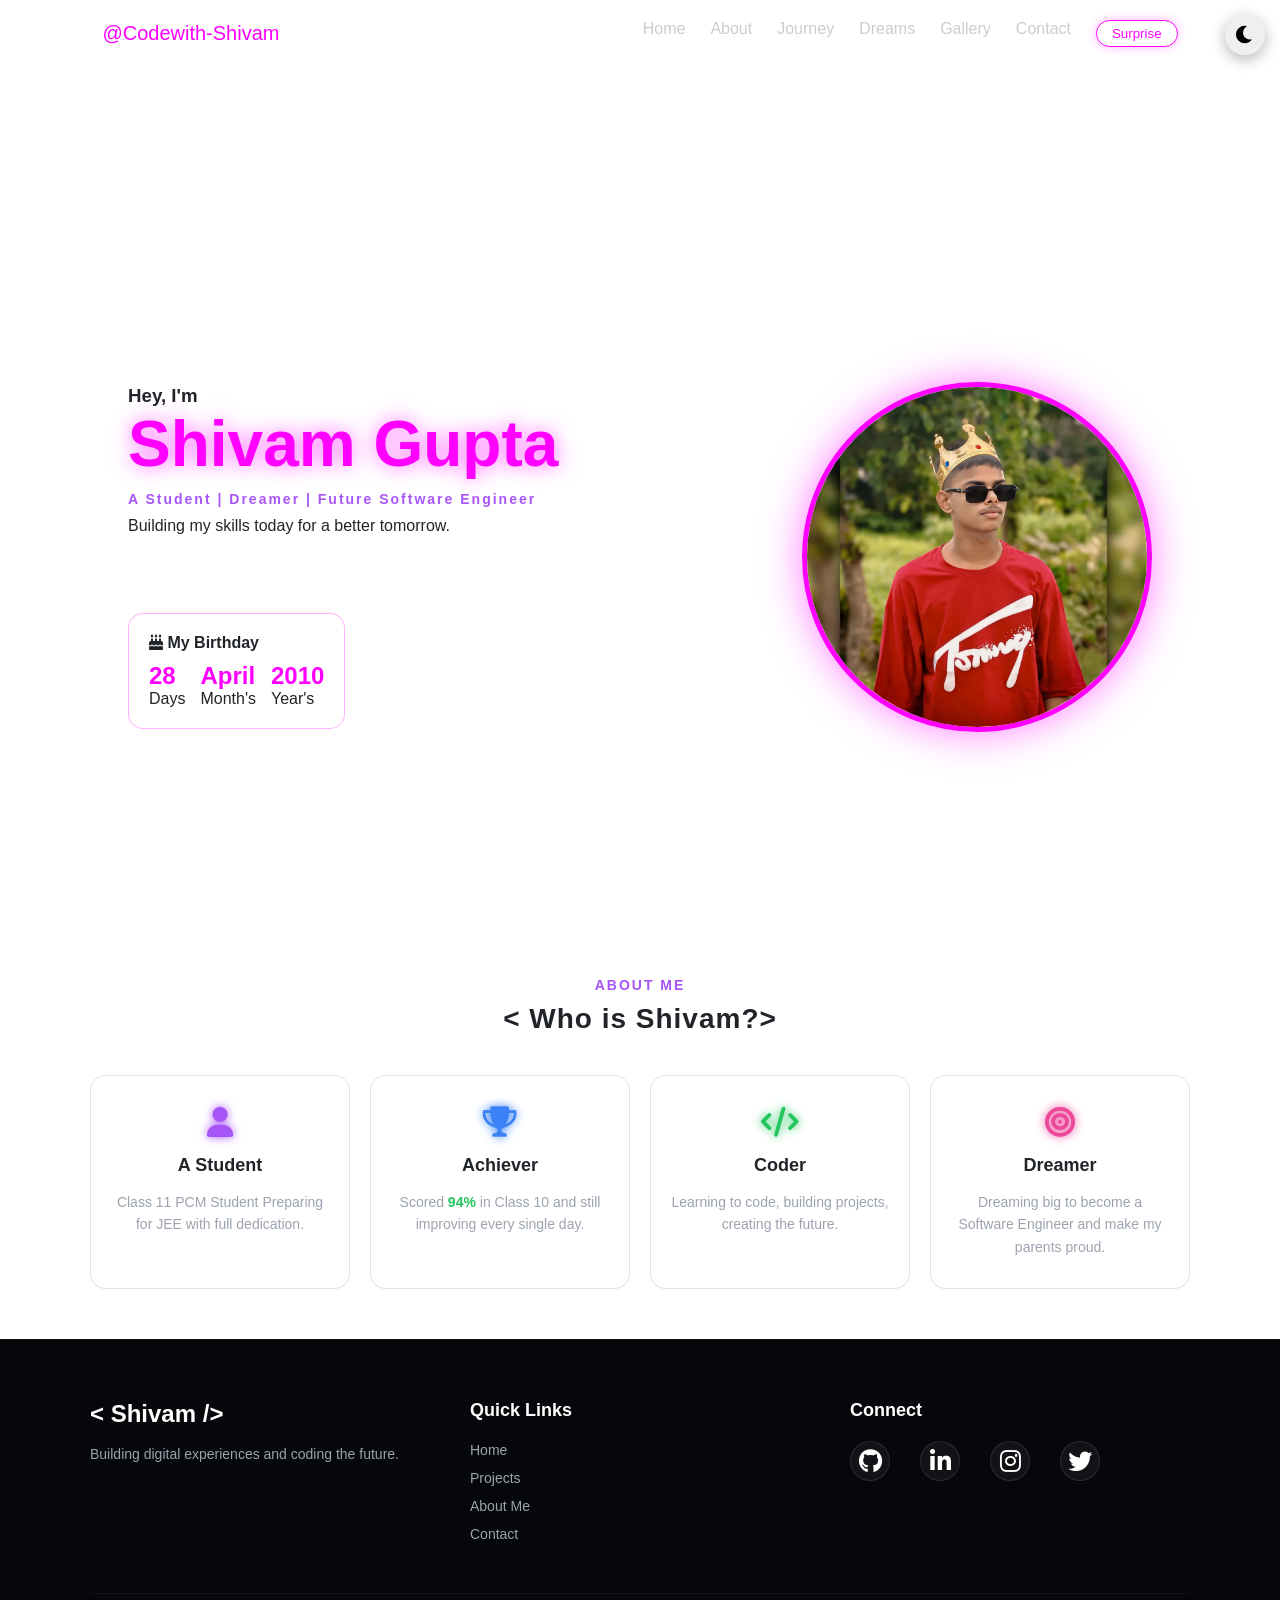
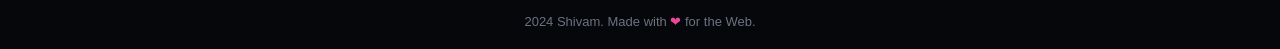
<file: index.html>
<!DOCTYPE html>
<html lang="hi">

<head>
    <meta charset="UTF-8">
    <meta name="viewport" content="width=device-width, initial-scale=1.0">
    <title> Shivam Gupta | Portfolio</title>
    <link rel="stylesheet" href="dark-mode.css">
    <link rel="stylesheet" href="style.css">
    <link rel="stylesheet" href="https://cdnjs.cloudflare.com/ajax/libs/font-awesome/6.0.0/css/all.min.css">
    <meta name="viewport" content="width=device-width, initial-scale=1.0">
</head>

<body>

   <nav class="navbar">
    <div class="logo">@Codewith-Shivam</div>
    <!-- <div class="hamburger" id="menuToggle">
        <span class="bar"></span>
        <span class="bar"></span>
        <span class="bar"></span>
    </div> -->
       <div class="hamburger" id="menuToggle"><span class="bar"></span><span class="bar"></span><span class="bar"></span></div>
    <ul class="nav-links" id="navLinks">
        <li><a href="home.html">Home</a></li>
        <li><a href="About me.html">About</a></li>
        <li><a href="journey.html">Journey</a></li>
        <li><a href="dreams.html">Dreams</a></li>
        <li><a href="gallery.html">Gallery</a></li>
        <li><a href="contact us.html">Contact</a></li>
        <li><button class="surprise-btn" onclick="goToSurprise()">Surprise</button></li>
    </ul>
</nav>

<script>
    function goToSurprise() {
        window.location.href = "surprise.html";
    }

    function toggleMenu() {
        var menu = document.getElementById("navLinks");
        menu.classList.toggle("active");
    }
</script>
        </ul>
        <!-- <div class="theme-toggle"><i class="fas fa-moon"></i></div> -->
        <!-- <div class="theme-toggle">
  <i class="fas fa-moon" id="themeIcon"></i>
</div> -->
    </nav>

    <section class="hero">
        <div class="hero-content">
            <h3>Hey, I'm</h3>
            <h1>Shivam Gupta</h1>
            <p class="subtitle">A Student | Dreamer | Future Software Engineer</p>
            <p>Building my skills today for a better tomorrow.</p>

            <div class="social-icons">
                <a target="_blank" href="https://www.instagram.com/ll_shivam_ll.01x/?hl=en"><i class="fab fa-instagram"></i></a>
                <a href="#"><i class="fab fa-github"></i></a>
                <a href="#"><i class="fab fa-linkedin"></i></a>
            </div>

            <div class="countdown-card">
                <h4><i class="fas fa-birthday-cake"></i> My Birthday </h4>
                <div class="timer">
                    <div class="time-part"><span>28</span> Days</div>
                    <div class="time-part"><span>April</span> Month's</div>
                    <div class="time-part"><span>2010</span> Year's</div>
                </div>
            </div>
        </div>

        <div class="hero-image">
            <div class="image-circle">
                <img src="me.jpg" alt="Shivam Gupta">
            </div>
        </div>
    </section>
    <section class="about-section">
        <div class="container">
            <p class="subtitle">ABOUT ME</p>
            <h2 class="title">
                < Who is Shivam?>
            </h2>

            <div class="cards-grid">
                <div class="card">
                    <div class="icon purple"><i class="fas fa-user"></i></div>
                    <h3>A Student</h3>
                    <p>Class 11 PCM Student Preparing for JEE with full dedication.</p>
                </div>

                <div class="card">
                    <div class="icon blue"><i class="fas fa-trophy"></i></div>
                    <h3>Achiever</h3>
                    <p>Scored <span class="highlight-green">94%</span> in Class 10 and still improving every single day.
                    </p>
                </div>

                <div class="card">
                    <div class="icon green"><i class="fas fa-code"></i></div>
                    <h3>Coder</h3>
                    <p>Learning to code, building projects, creating the future.</p>
                </div>

                <div class="card">
                    <div class="icon pink"><i class="fas fa-bullseye"></i></div>
                    <h3>Dreamer</h3>
                    <p>Dreaming big to become a Software Engineer and make my parents proud.</p>
                </div>
            </div>
        </div>
    </section>
    <footer class="main-footer">
        <div class="footer-container">
            <div class="footer-content">
                <div class="footer-brand">
                    <h2>
                        < Shivam />
                    </h2>
                    <p>Building digital experiences and coding the future.</p>
                </div>

                <div class="footer-links">
                    <h3>Quick Links</h3>
                    <ul>
                        <li><a href="#">Home</a></li>
                        <li><a href="#">Projects</a></li>
                        <li><a href="#">About Me</a></li>
                        <li><a href="#">Contact</a></li>
                    </ul>
                </div>

                <div class="footer-social">
                    <h3>Connect</h3>
                    <div class="social-icons">
                        <a href="#" class="s-icon github"><i class="fab fa-github"></i></a>
                        <a href="#" class="s-icon linkedin"><i class="fab fa-linkedin-in"></i></a>
                        <a href="#" class="s-icon instagram"><i class="fab fa-instagram"></i></a>
                        <a href="#" class="s-icon twitter"><i class="fab fa-twitter"></i></a>
                    </div>
                </div>
            </div>

            <div class="footer-bottom">
                <p> 2024 Shivam. Made with <span class="heart">❤</span> for the Web.</p>
            </div>
        </div>
    </footer>

    </script>
    <script src="dark-mode.js"></script>
   <!-- <script>
function toggleMenu() {
    document.getElementById("navLinks").classList.toggle("active");
}
</script>
    <script>
document.getElementById('menuToggle').onclick=function(){document.getElementById('navLinks').classList.toggle('active');document.getElementById('menuToggle').classList.toggle('active')};document.querySelectorAll('.nav-links a, .surprise-btn').forEach(e=>e.onclick=()=>{document.getElementById('navLinks').classList.remove('active');document.getElementById('menuToggle').classList.remove('active')})
</script> -->
    <script>
function goToSurprise() {
    window.location.href = "surprise.html";
}

// MOBILE MENU + SURPRISE BUTTON FIX
document.getElementById('menuToggle').onclick = function() {
    document.getElementById('navLinks').classList.toggle('active');
    document.getElementById('menuToggle').classList.toggle('active');
};

// SAB LINKS + SURPRISE BUTTON pe click karne se menu close
document.querySelectorAll('.nav-links a, .surprise-btn').forEach(function(link) {
    link.addEventListener('click', function() {
        document.getElementById('navLinks').classList.remove('active');
        document.getElementById('menuToggle').classList.remove('active');
    });
});
</script>
</body>

</html>
</file>
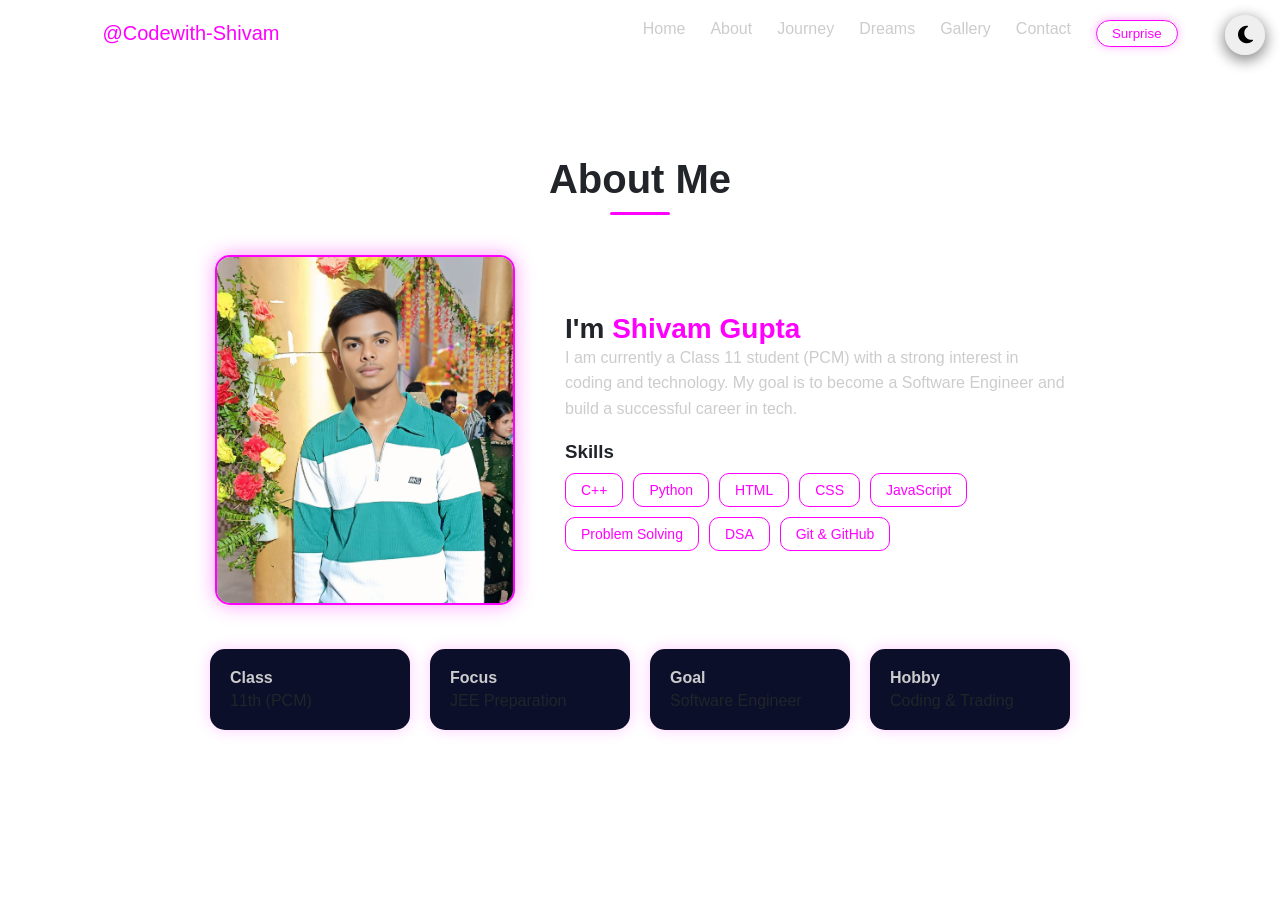
<file: About me.html>
<!DOCTYPE html>
<html lang="en">

<head>
    <meta charset="UTF-8">
    <title>About Me</title>
    <link rel="stylesheet" href="https://cdnjs.cloudflare.com/ajax/libs/font-awesome/6.4.0/css/all.min.css">
    <link rel="stylesheet" href="dark-mode.css">
    <!-- <link rel="stylesheet" href="about.css"> -->
    <style>
        body {
            margin: 0;
            font-family: Arial, sans-serif;
            background: #050816;
            color: white;
        }

        .about {
            padding: 50px;
            text-align: center;
        }

        h1 {
            font-size: 40px;
            margin-bottom: 40px;
            position: relative;
            margin-top: 40px;
        }

        h1::after {
            content: "";
            width: 60px;
            height: 3px;
            background: #ff00ff;
            display: block;
            margin: 10px auto;
            border-radius: 5px;
        }

        /* MAIN CONTAINER */
        .about-container {
            display: flex;
            align-items: center;
            justify-content: center;
            gap: 50px;
            flex-wrap: wrap;
        }

        /* IMAGE */
        .about-img img {
            width: 300px;
            height: 350px;
            object-fit: cover;
            border-radius: 15px;
            border: 2px solid #ff00ff;
            box-shadow: 0 0 20px rgba(255, 0, 255, 0.4);
        }

        /* TEXT */
        .about-text {
            max-width: 500px;
            text-align: left;
        }

        .about-text h2 {
            font-size: 28px;
        }

        .about-text span {
            color: #ff00ff;
        }

        .about-text p {
            color: #ccc;
            line-height: 1.6;
        }

        .about-text h3 {
            margin-top: 20px;
        }

        /* SKILLS */
        .skills {
            display: flex;
            flex-wrap: wrap;
            gap: 10px;
            margin-top: 10px;
        }

        .skills span {
            padding: 8px 15px;
            border: 1px solid #ff00ff;
            border-radius: 10px;
            font-size: 14px;
            color: #ff00ff;
        }

        /* BOTTOM BOX */
        .info-box {
            display: flex;
            justify-content: center;
            gap: 20px;
            margin-top: 40px;
            flex-wrap: wrap;
        }

        .box {
            background: #0b0f2a;
            padding: 20px;
            border-radius: 15px;
            width: 200px;
            text-align: left;
            box-shadow: 0 0 15px rgba(255, 0, 255, 0.2);
        }

        .box h4 {
            margin: 0;
            color: #ccc;
        }

        .box p {
            margin: 5px 0 0;
        }

        /* dark mode */
        body.light-mode {
            background: #ffffff;
            color: black;
        }

        body.light-mode .navbar {
            background: #f1f1f1;
        }

        body.light-mode a {
            color: black;
        }
    </style>
</head>

<body>
    <div id="navbar-placeholder"></div>
    <section class="about">

        <h1>About Me</h1>

        <div class="about-container">

            <!-- IMAGE -->
            <div class="about-img">
                <img src="itsme.jpeg" alt="Shivam">
            </div>

            <!-- TEXT -->
            <div class="about-text">
                <h2>I'm <span>Shivam Gupta</span></h2>

                <p>
                    I am currently a Class 11 student (PCM) with a strong interest in coding and technology.
                    My goal is to become a Software Engineer and build a successful career in tech.
                </p>

                <h3>Skills</h3>

                <div class="skills">
                    <span>C++</span>
                    <span>Python</span>
                    <span>HTML</span>
                    <span>CSS</span>
                    <span>JavaScript</span>
                    <span>Problem Solving</span>
                    <span>DSA</span>
                    <span>Git & GitHub</span>
                </div>
            </div>

        </div>

        <!-- BOTTOM BOX -->
        <div class="info-box">

            <div class="box">
                <h4>Class</h4>
                <p>11th (PCM)</p>
            </div>

            <div class="box">
                <h4>Focus</h4>
                <p>JEE Preparation</p>
            </div>

            <div class="box">
                <h4>Goal</h4>
                <p>Software Engineer</p>
            </div>

            <div class="box">
                <h4>Hobby</h4>
                <p>Coding & Trading</p>
            </div>

        </div>

    </section>
    <script>
        fetch('navbar.html')
            .then(response => response.text())
            .then(data => {
                document.getElementById('navbar-placeholder').innerHTML = data;
            });
    </script>

    <script src="dark-mode.js"></script>
    <script>
        function goToSurprise() {
            window.location.href = "surprise.html";
        }
    </script>
</body>

</html>
</file>
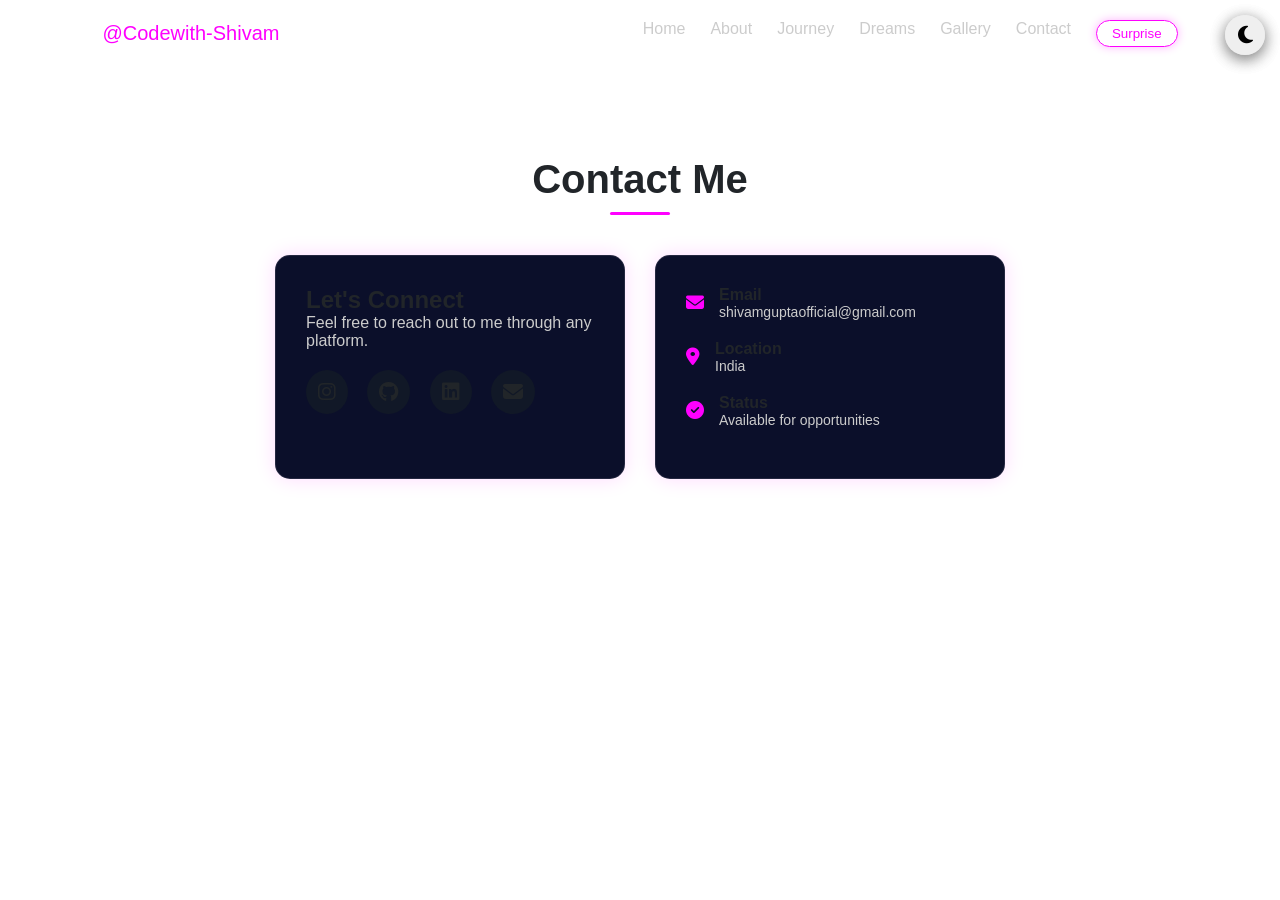
<file: contact us.html>
<!DOCTYPE html>
<html lang="en">

<head>
  <meta charset="UTF-8">
  <title>Contact Me</title>

  <!-- FONT AWESOME (सबसे ऊपर) -->
  <link rel="stylesheet" href="https://cdnjs.cloudflare.com/ajax/libs/font-awesome/6.5.0/css/all.min.css">

  <!-- DARK MODE CSS -->
  <link rel="stylesheet" href="dark-mode.css">

  <style>
    body {
      margin: 0;
      font-family: Arial, sans-serif;
      background: #050816;
      /* ये dark mode के साथ override होगा */
      color: white;
    }

    /* SECTION */
    .contact {
      padding: 50px;
      text-align: center;
    }

    .contact h1 {
      margin-top: 40px;
      font-size: 40px;
      margin-bottom: 40px;
      position: relative;
    }

    .contact h1::after {
      content: "";
      width: 60px;
      height: 3px;
      background: #ff00ff;
      display: block;
      margin: 10px auto;
      border-radius: 5px;
    }

    /* CONTAINER */
    .contact-container {
      display: flex;
      justify-content: center;
      gap: 30px;
      flex-wrap: wrap;
    }

    /* BOX */
    .box {
      background: #0b0f2a;
      /* dark mode override करेगा */
      padding: 30px;
      border-radius: 15px;
      width: 350px;
      text-align: left;
      box-shadow: 0 0 20px rgba(255, 0, 255, 0.15);
      border: 1px solid rgba(255, 255, 255, 0.1);
    }

    .box h2 {
      margin-top: 0;
    }

    .box p {
      color: #ccc;
    }

    /* SOCIAL ICONS */
    .social {
      margin-top: 20px;
    }

    .social i {
      font-size: 20px;
      margin-right: 15px;
      background: #111827;
      padding: 12px;
      border-radius: 50%;
      transition: 0.3s;
      cursor: pointer;
    }

    .social i:hover {
      background: #ff00ff;
      box-shadow: 0 0 10px #ff00ff;
    }

    /* RIGHT SIDE DETAILS */
    .info {
      margin-bottom: 20px;
      display: flex;
      align-items: center;
      gap: 15px;
    }

    .info i {
      color: #ff00ff;
      font-size: 18px;
    }

    .info span {
      display: block;
      color: #ccc;
      font-size: 14px;
    }
  </style>
</head>

<body>
  <!-- NAVBAR -->
  <div id="navbar-placeholder"></div>

  <!-- MAIN CONTENT -->
  <section class="contact">
    <h1>Contact Me</h1>

    <div class="contact-container">
      <!-- LEFT BOX -->
      <div class="box">
        <h2>Let's Connect</h2>
        <p>Feel free to reach out to me through any platform.</p>

        <div class="social">
          <i class="fa-brands fa-instagram"></i>
          <i class="fa-brands fa-github"></i>
          <i class="fa-brands fa-linkedin"></i>
          <i class="fa-solid fa-envelope"></i>
        </div>
      </div>

      <!-- RIGHT BOX -->
      <div class="box">
        <div class="info">
          <i class="fa-solid fa-envelope"></i>
          <div>
            <strong>Email</strong>
            <span>shivamguptaofficial@gmail.com</span>
          </div>
        </div>

        <div class="info">
          <i class="fa-solid fa-location-dot"></i>
          <div>
            <strong>Location</strong>
            <span>India</span>
          </div>
        </div>

        <div class="info">
          <i class="fa-solid fa-circle-check"></i>
          <div>
            <strong>Status</strong>
            <span>Available for opportunities</span>
          </div>
        </div>
      </div>
    </div>
  </section>

  <!-- SCRIPTS (सब body के अंत में) -->
  <script>
    // Navbar load
    fetch('navbar.html')
      .then(response => response.text())
      .then(data => {
        document.getElementById('navbar-placeholder').innerHTML = data;
      });
  </script>

  <!-- DARK MODE JS (सबसे अंत में) -->
  <script src="dark-mode.js"></script>
  <script>
    function goToSurprise() {
      window.location.href = "surprise.html";
    }
  </script>
</body>

</html>
</file>
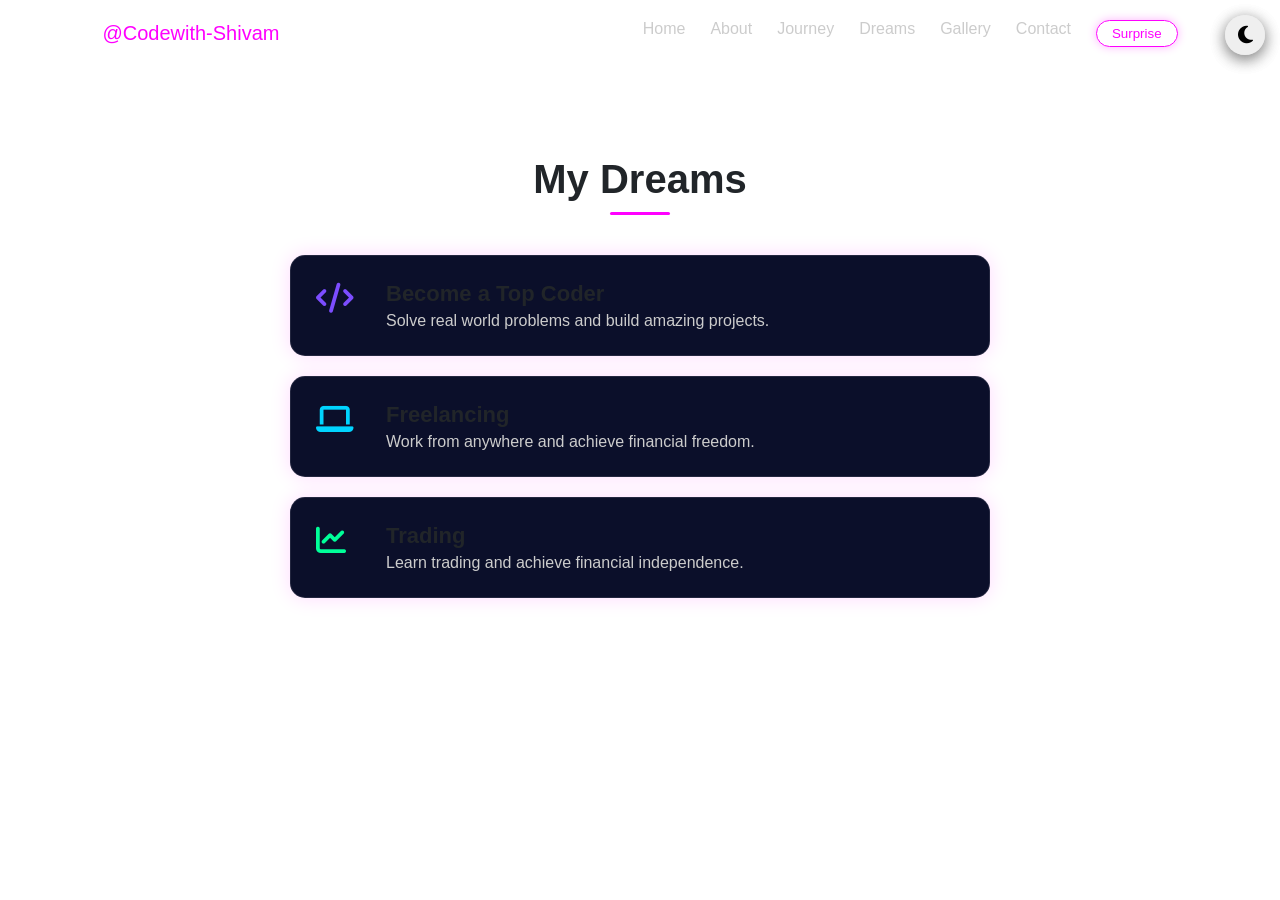
<file: dreams.html>
<!DOCTYPE html>
<html lang="en">

<head>
  <meta charset="UTF-8">
  <title>My Dreams</title>
  <link rel="stylesheet" href="https://cdnjs.cloudflare.com/ajax/libs/font-awesome/6.4.0/css/all.min.css">
  <link rel="stylesheet" href="dark-mode.css">

  <!-- Icons -->
  <link rel="stylesheet" href="https://cdnjs.cloudflare.com/ajax/libs/font-awesome/6.5.0/css/all.min.css">

  <style>
    body {
      margin: 0;
      font-family: Arial, sans-serif;
      background: #050816;
      color: white;
    }

    /* SECTION */
    .dreams {
      padding: 50px;
      text-align: center;
    }

    .dreams h1 {
      font-size: 40px;
      margin-bottom: 40px;
      position: relative;
      margin-top: 40px;
    }

    .dreams h1::after {
      content: "";
      width: 60px;
      height: 3px;
      background: #ff00ff;
      display: block;
      margin: 10px auto;
      border-radius: 5px;
    }

    /* CARD */
    .dream-card {
      background: #0b0f2a;
      border-radius: 15px;
      padding: 25px;
      margin: 20px auto;
      max-width: 700px;
      display: flex;
      align-items: center;
      gap: 20px;
      text-align: left;
      border: 1px solid rgba(255, 255, 255, 0.1);
      box-shadow: 0 0 20px rgba(255, 0, 255, 0.15);
      transition: 0.3s;
    }

    .dream-card:hover {
      transform: translateY(-5px);
      box-shadow: 0 0 25px rgba(255, 0, 255, 0.3);
    }

    /* ICON */
    .icon {
      font-size: 40px;
      min-width: 50px;
    }

    .icon.coder {
      color: #7c4dff;
    }

    .icon.free {
      color: #00d4ff;
    }

    .icon.trade {
      color: #00ff99;
    }

    /* TEXT */
    .dream-text h2 {
      margin: 0;
      font-size: 22px;
    }

    .dream-text p {
      margin: 5px 0 0;
      color: #ccc;
    }
  </style>

</head>

<body>
  <div id="navbar-placeholder"></div>
  <section class="dreams">

    <h1>My Dreams</h1>

    <!-- CARD 1 -->
    <div class="dream-card">
      <i class="fa-solid fa-code icon coder"></i>
      <div class="dream-text">
        <h2>Become a Top Coder</h2>
        <p>Solve real world problems and build amazing projects.</p>
      </div>
    </div>

    <!-- CARD 2 -->
    <div class="dream-card">
      <i class="fa-solid fa-laptop icon free"></i>
      <div class="dream-text">
        <h2>Freelancing</h2>
        <p>Work from anywhere and achieve financial freedom.</p>
      </div>
    </div>

    <!-- CARD 3 -->
    <div class="dream-card">
      <i class="fa-solid fa-chart-line icon trade"></i>
      <div class="dream-text">
        <h2>Trading</h2>
        <p>Learn trading and achieve financial independence.</p>
      </div>
    </div>

  </section>
  <script>
    fetch('navbar.html')
      .then(response => response.text())
      .then(data => {
        document.getElementById('navbar-placeholder').innerHTML = data;
      });
  </script>
  <script src="dark-mode.js"></script>
  <script>
    function goToSurprise() {
      window.location.href = "surprise.html";
    }
  </script>
</body>

</html>
</file>
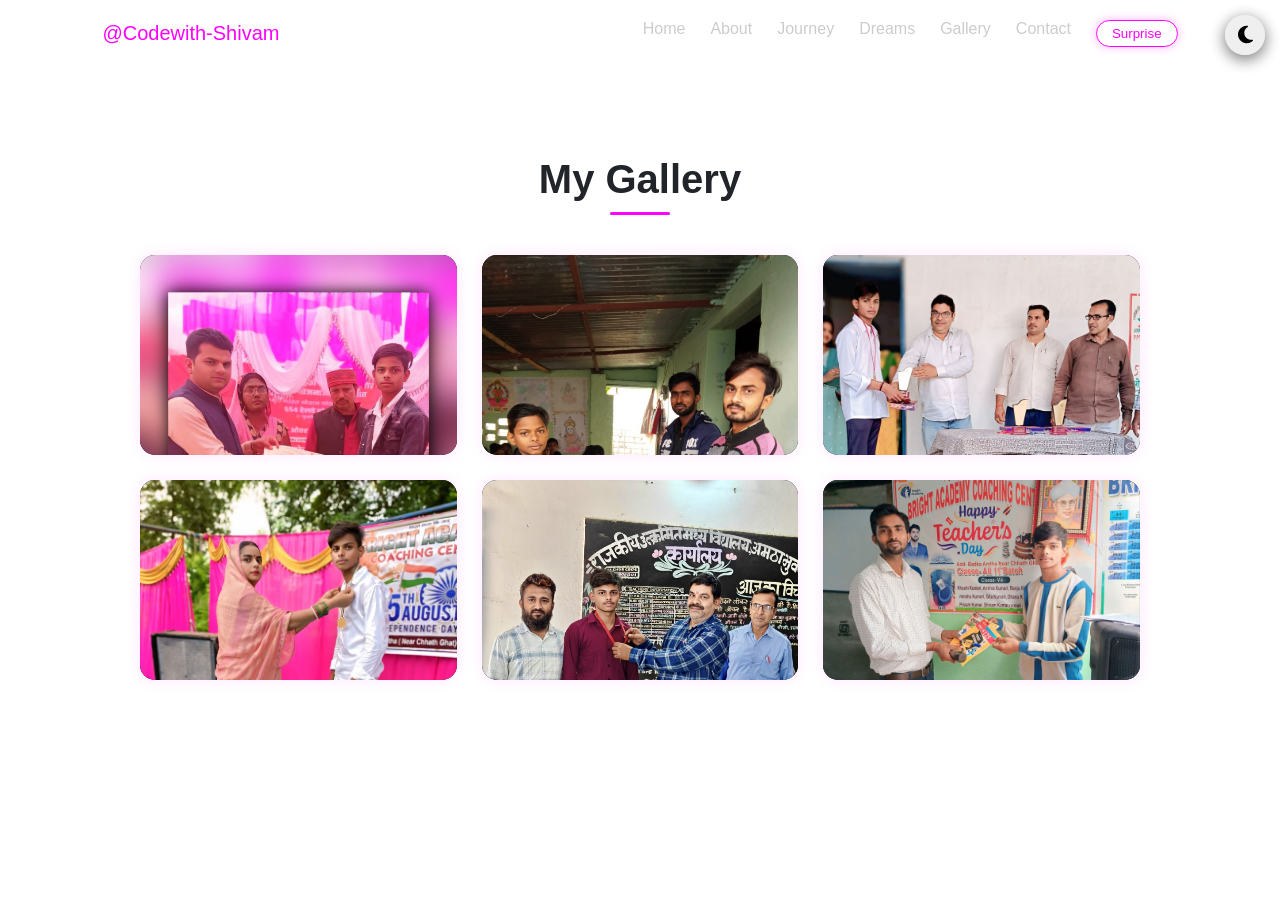
<file: gallery.html>
<!DOCTYPE html>
<html lang="en">

<head>
    <meta charset="UTF-8">
    <meta name="viewport" content="width=device-width, initial-scale=1.0">
    <title>My Gallery</title>
    <link rel="stylesheet" href="https://cdnjs.cloudflare.com/ajax/libs/font-awesome/6.4.0/css/all.min.css">
    <link rel="stylesheet" href="dark-mode.css">
    <!-- <script src="script.js"></script> -->
    <style>
        body {
            margin: 0;
            font-family: Arial, sans-serif;
            background: #050816;
            color: white;
        }

        /* SECTION */
        .gallery {
            padding: 50px;
            text-align: center;
        }

        .gallery h1 {
            font-size: 40px;
            margin: 40px 0;
            position: relative;
        }

        .gallery h1::after {
            content: "";
            width: 60px;
            height: 3px;
            background: #ff00ff;
            display: block;
            margin: 10px auto;
            border-radius: 5px;
        }

        /* GRID */
        .gallery-container {
            display: grid;
            grid-template-columns: repeat(auto-fit, minmax(250px, 1fr));
            gap: 25px;
            max-width: 1000px;
            margin: auto;
        }

        /* IMAGE BOX */
        .img-box {
            background: #0b0f2a;
            border-radius: 15px;
            overflow: hidden;
            height: 200px;
            /* FIXED HEIGHT */
            transition: 0.3s;
            box-shadow: 0 0 15px rgba(255, 0, 255, 0.1);
        }

        .img-box:hover {
            transform: scale(1.05);
            border: 2px solid #ff00ff;
            box-shadow: 0 0 20px #ff00ff;
        }

        /* IMAGE */
        .img-box img {
            width: 100%;
            height: 100%;
            object-fit: cover;
            object-position: top;
            /* 🔥 TOP SAFE */
            display: block;
        }
    </style>
</head>

<body>

    <!-- NAVBAR LOAD -->
    <div id="navbar-placeholder"></div>

    <section class="gallery">

        <h1>My Gallery</h1>

        <div class="gallery-container">

            <div class="img-box">
                <img src="img1.jpeg" alt="Image 1">
            </div>

            <div class="img-box">
                <img src="img2.jpeg" alt="Image 2">
            </div>

            <div class="img-box">
                <img src="img3.jpeg" alt="Image 3">
            </div>

            <div class="img-box">
                <img src="img4.jpeg" alt="Image 4">
            </div>

            <div class="img-box">
                <img src="img5.jpeg" alt="Image 5">
            </div>

            <div class="img-box">
                <img src="img6.jpeg" alt="Image 6">
            </div>

        </div>

    </section>

    <!-- NAVBAR SCRIPT -->
    <script>
        fetch('navbar.html')
            .then(res => res.text())
            .then(data => {
                document.getElementById('navbar-placeholder').innerHTML = data;
            })
            .catch(err => console.log("Navbar load error:", err));
    </script>
    <script src="dark-mode.js"></script>
    <script>
        function goToSurprise() {
            window.location.href = "surprise.html";
        }
    </script>

</body>

</html>
</file>
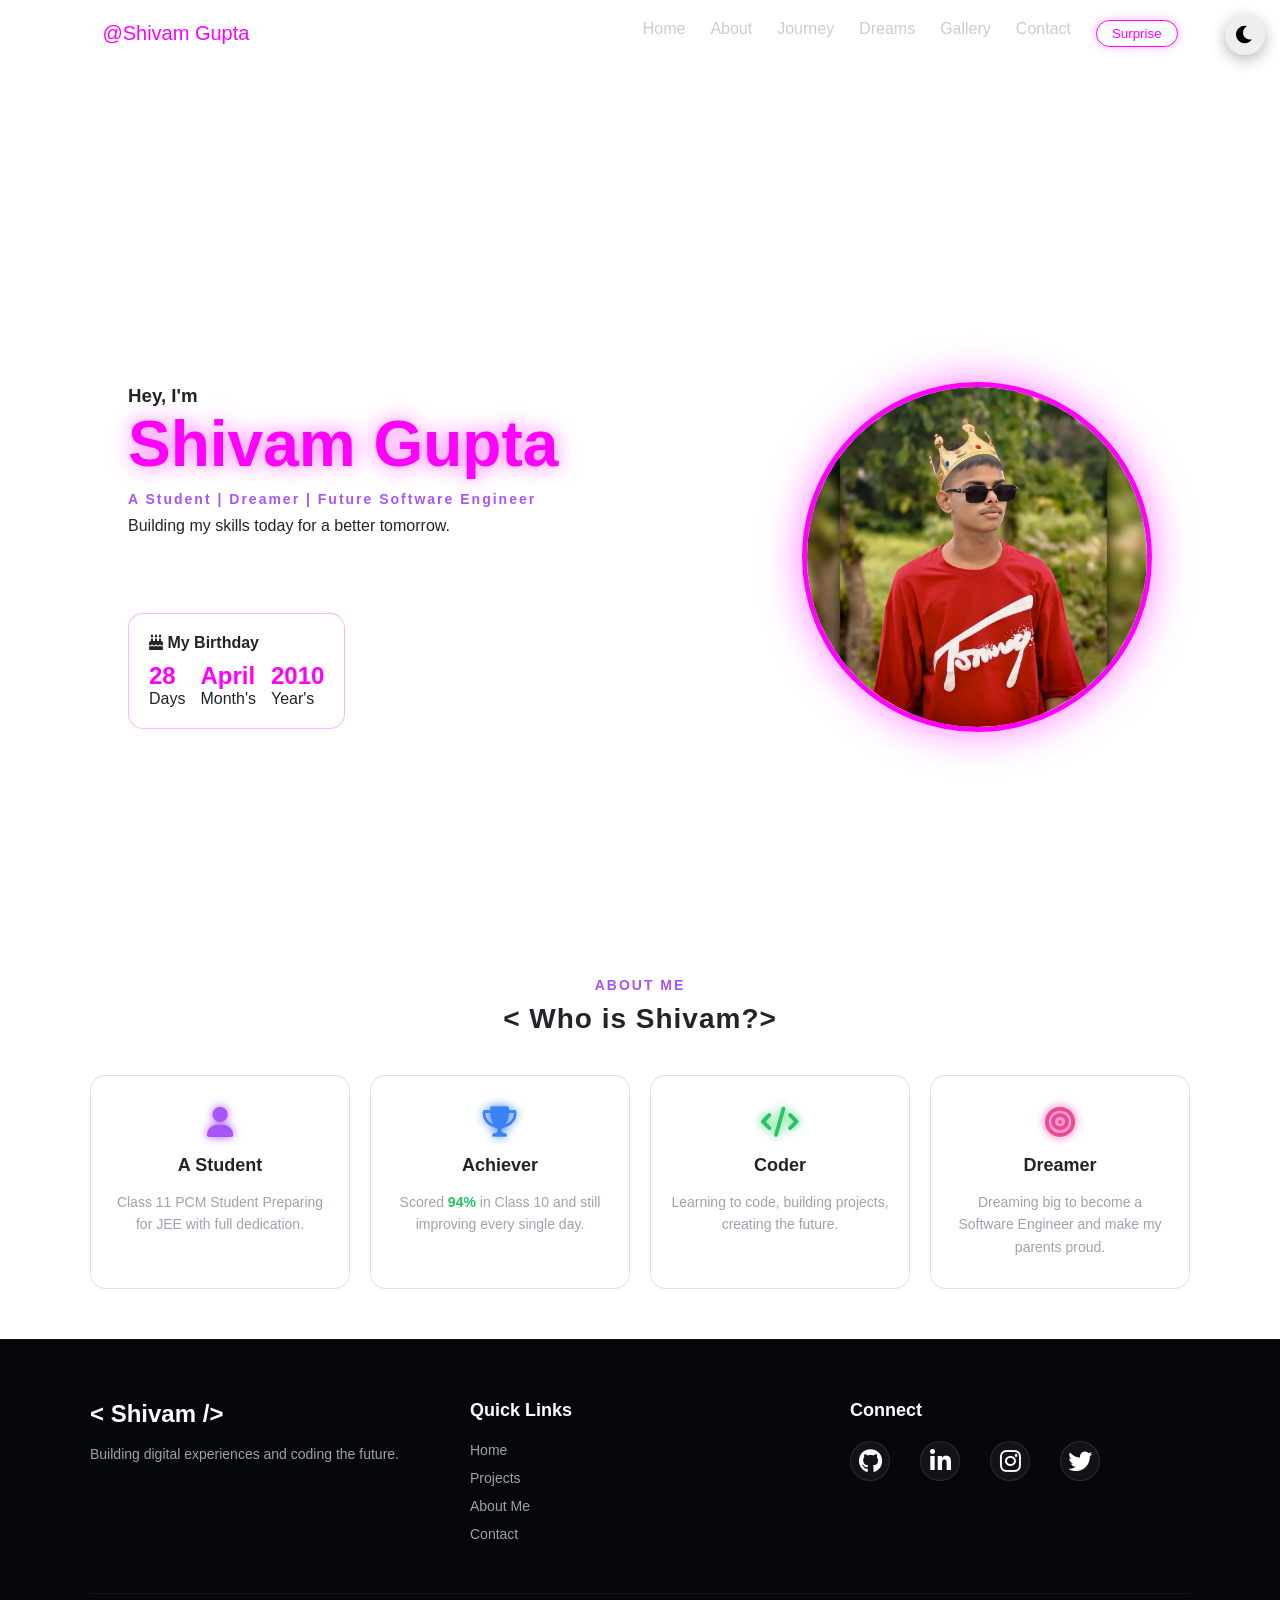
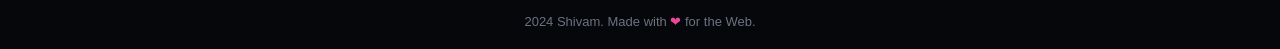
<file: home.html>
<!DOCTYPE html>
<html lang="hi">

<head>
    <meta charset="UTF-8">
    <meta name="viewport" content="width=device-width, initial-scale=1.0">
    <title> Shivam Gupta | Portfolio</title>
    <link rel="stylesheet" href="dark-mode.css">
    <link rel="stylesheet" href="style.css">
    <link rel="stylesheet" href="https://cdnjs.cloudflare.com/ajax/libs/font-awesome/6.0.0/css/all.min.css">
</head>

<body>

    <nav class="navbar">
        <div class="logo">@Shivam Gupta</div>
        <ul class="nav-links">
            <li><a href="home.html">Home</a></li>
            <li><a href="About me.html">About</a></li>
            <li><a href="journey.html">Journey</a></li>
            <li><a href="dreams.html">Dreams</a></li>
            <li><a href="gallery.html">Gallery</a></li>
            <li><a href="contact us.html">Contact</a></li>
            <!-- <li><button class="surprise-btn">Surprise</button></li> -->
            <li><button class="surprise-btn" onclick="goToSurprise()">Surprise</button></li>

            <script>
                function goToSurprise() {
                    window.location.href = "surprise.html";
                }
            </script>
        </ul>
        <!-- <div class="theme-toggle"><i class="fas fa-moon"></i></div> -->
        <!-- <div class="theme-toggle">
  <i class="fas fa-moon" id="themeIcon"></i>
</div> -->
    </nav>

    <section class="hero">
        <div class="hero-content">
            <h3>Hey, I'm</h3>
            <h1>Shivam Gupta</h1>
            <p class="subtitle">A Student | Dreamer | Future Software Engineer</p>
            <p>Building my skills today for a better tomorrow.</p>

            <div class="social-icons">
                <a target="_blank" href="https://www.instagram.com/ll_shivam_ll.01x/?hl=en"><i class="fab fa-instagram"></i></a>
                <a href="#"><i class="fab fa-github"></i></a>
                <a href="#"><i class="fab fa-linkedin"></i></a>
            </div>

            <div class="countdown-card">
                <h4><i class="fas fa-birthday-cake"></i> My Birthday </h4>
                <div class="timer">
                    <div class="time-part"><span>28</span> Days</div>
                    <div class="time-part"><span>April</span> Month's</div>
                    <div class="time-part"><span>2010</span> Year's</div>
                </div>
            </div>
        </div>

        <div class="hero-image">
            <div class="image-circle">
                <img src="me.jpg" alt="Shivam Gupta">
            </div>
        </div>
    </section>
    <section class="about-section">
        <div class="container">
            <p class="subtitle">ABOUT ME</p>
            <h2 class="title">
                < Who is Shivam?>
            </h2>

            <div class="cards-grid">
                <div class="card">
                    <div class="icon purple"><i class="fas fa-user"></i></div>
                    <h3>A Student</h3>
                    <p>Class 11 PCM Student Preparing for JEE with full dedication.</p>
                </div>

                <div class="card">
                    <div class="icon blue"><i class="fas fa-trophy"></i></div>
                    <h3>Achiever</h3>
                    <p>Scored <span class="highlight-green">94%</span> in Class 10 and still improving every single day.
                    </p>
                </div>

                <div class="card">
                    <div class="icon green"><i class="fas fa-code"></i></div>
                    <h3>Coder</h3>
                    <p>Learning to code, building projects, creating the future.</p>
                </div>

                <div class="card">
                    <div class="icon pink"><i class="fas fa-bullseye"></i></div>
                    <h3>Dreamer</h3>
                    <p>Dreaming big to become a Software Engineer and make my parents proud.</p>
                </div>
            </div>
        </div>
    </section>
    <footer class="main-footer">
        <div class="footer-container">
            <div class="footer-content">
                <div class="footer-brand">
                    <h2>
                        < Shivam />
                    </h2>
                    <p>Building digital experiences and coding the future.</p>
                </div>

                <div class="footer-links">
                    <h3>Quick Links</h3>
                    <ul>
                        <li><a href="#">Home</a></li>
                        <li><a href="#">Projects</a></li>
                        <li><a href="#">About Me</a></li>
                        <li><a href="#">Contact</a></li>
                    </ul>
                </div>

                <div class="footer-social">
                    <h3>Connect</h3>
                    <div class="social-icons">
                        <a href="#" class="s-icon github"><i class="fab fa-github"></i></a>
                        <a href="#" class="s-icon linkedin"><i class="fab fa-linkedin-in"></i></a>
                        <a href="#" class="s-icon instagram"><i class="fab fa-instagram"></i></a>
                        <a href="#" class="s-icon twitter"><i class="fab fa-twitter"></i></a>
                    </div>
                </div>
            </div>

            <div class="footer-bottom">
                <p> 2024 Shivam. Made with <span class="heart">❤</span> for the Web.</p>
            </div>
        </div>
    </footer>

    </script>
    <script src="dark-mode.js"></script>
</body>

</html>
</file>
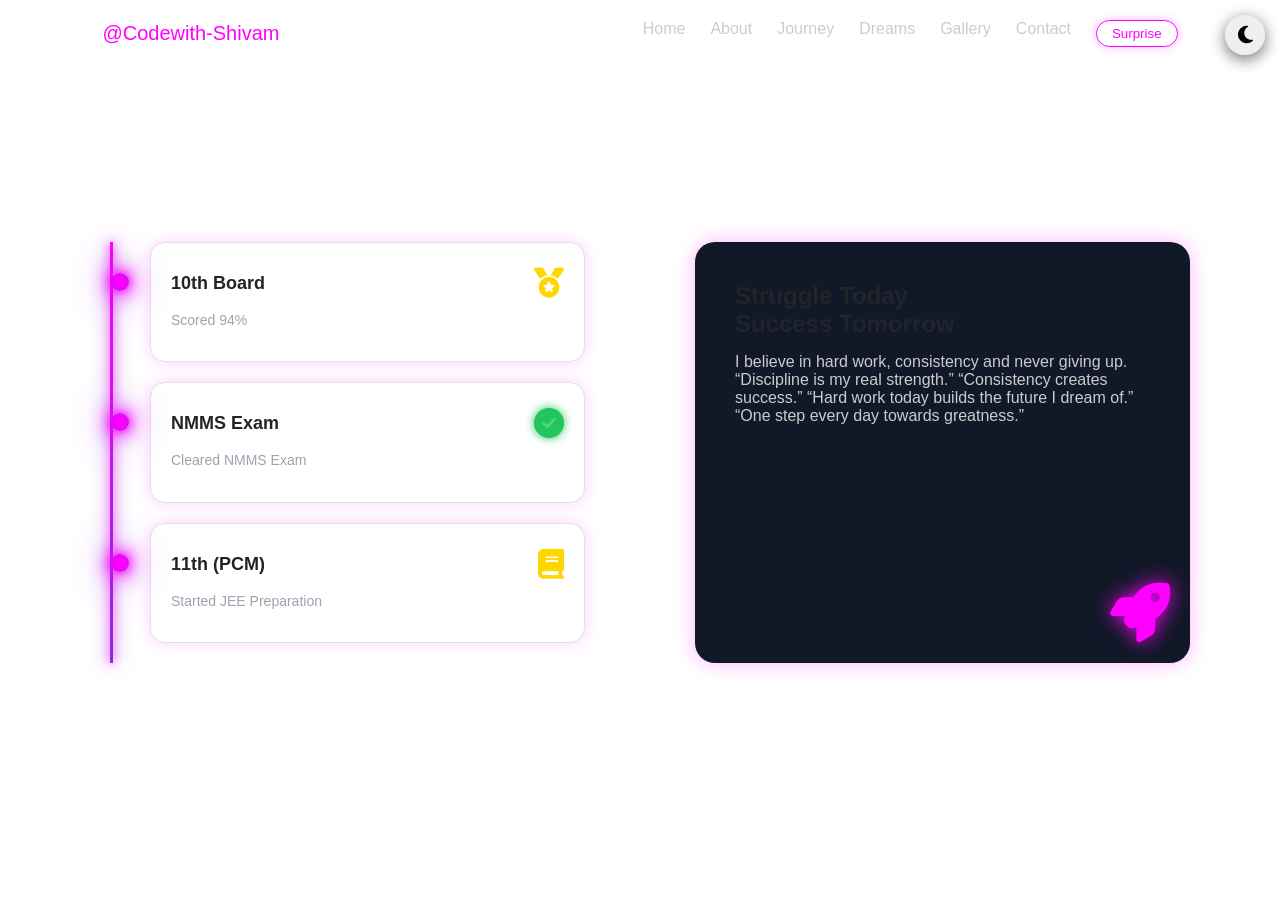
<file: journey.html>
<!DOCTYPE html>
<html lang="en">

<head>
    <meta charset="UTF-8">
    <title>My Journey</title>
    <link rel="stylesheet" href="https://cdnjs.cloudflare.com/ajax/libs/font-awesome/6.4.0/css/all.min.css">
    <link rel="stylesheet" href="dark-mode.css">

    <!-- Font Awesome Icons -->
    <link rel="stylesheet" href="https://cdnjs.cloudflare.com/ajax/libs/font-awesome/6.5.0/css/all.min.css">

    <!-- <link rel="stylesheet" href="style.css"> -->
    <style>
        /* journey.html */
        body {
            margin: 0;
            font-family: Arial, sans-serif;
            background: #0b0f1a;
            color: white;
        }


        .journey {
            padding: 50px;
            text-align: center;
        }

        h1 {
            margin-top: 40px;
            font-size: 40px;
            margin-bottom: 40px;
            /* font-family: Cambria, Cochin, Georgia, Times, 'Times New Roman', serif; */
            color: white;
            /* font-size: 45px; */
            text-transform: uppercase;
            /* text-decoration: underline; */
        }

        .container {
            display: flex;
            justify-content: space-between;
            gap: 40px;
        }

        /* LEFT SIDE */
        .timeline {
            width: 45%;
        }

        .card {
            background: #111827;
            padding: 20px;
            margin-bottom: 20px;
            border-radius: 15px;
            text-align: left;
            position: relative;
            box-shadow: 0 0 15px rgba(255, 0, 255, 0.2);
        }

        .card h3 {
            margin: 0;
        }

        .card p {
            margin: 5px 0 0;
            color: #ccc;
        }

        .icon {
            position: absolute;
            right: 20px;
            top: 25px;
            font-size: 30px;
            color: gold;
        }

        .green {
            color: #00ff99;
        }

        /* RIGHT SIDE */
        .quote-box {
            width: 45%;
            background: #111827;
            padding: 40px;
            border-radius: 20px;
            text-align: left;
            position: relative;
            box-shadow: 0 0 20px rgba(255, 0, 255, 0.3);
        }

        .quote-box h2 {
            margin: 0 0 15px;
        }

        .quote-box p {
            color: #ccc;
        }

        .rocket {
            position: absolute;
            right: 20px;
            bottom: 20px;
            font-size: 60px;
            color: #ff00ff;
            text-shadow: 0 0 20px #ff00ff;
        }

        /* extra */
        /* TIMELINE */
        .timeline {
            position: relative;
            padding-left: 60px;
        }

        /* LINE */
        .timeline::before {
            content: "";
            position: absolute;
            left: 20px;
            top: 0;
            width: 3px;
            height: 100%;

            background: linear-gradient(to bottom, #ff00ff, #8a2be2);

            box-shadow: 0 0 10px #ff00ff,
                0 0 20px #8a2be2;
        }

        /* DOT */
        .card {
            position: relative;
        }

        .card::before {
            content: "";
            position: absolute;
            left: -40px;
            top: 30px;

            width: 18px;
            height: 18px;
            border-radius: 50%;

            background: radial-gradient(circle, #ff00ff 40%, #8a2be2);

            box-shadow: 0 0 10px #ff00ff,
                0 0 20px #ff00ff,
                0 0 40px #8a2be2;
        }

        .card::after {
            content: "";
            position: absolute;
            left: -48px;
            top: 22px;

            width: 35px;
            height: 35px;
            border-radius: 50%;

            background: rgba(255, 0, 255, 0.2);
            filter: blur(8px);
        }
    </style>
</head>

<body>
    <div id="navbar-placeholder"></div>
    <section class="journey">

        <h1>My Journey</h1>

        <div class="container">

            <!-- LEFT SIDE -->
            <div class="timeline">

                <div class="card">
                    <h3>10th Board</h3>
                    <p>Scored 94%</p>
                    <i class="fa-solid fa-medal icon"></i>
                </div>

                <div class="card">
                    <h3>NMMS Exam</h3>
                    <p>Cleared NMMS Exam</p>
                    <i class="fa-solid fa-circle-check icon green"></i>
                </div>

                <div class="card">
                    <h3>11th (PCM)</h3>
                    <p>Started JEE Preparation</p>
                    <i class="fa-solid fa-book icon"></i>
                </div>

            </div>

            <!-- RIGHT SIDE -->
            <div class="quote-box">
                <h2>Struggle Today<br>Success Tomorrow</h2>
                <p>I believe in hard work, consistency and never giving up.
                    “Discipline is my real strength.”
                    “Consistency creates success.”
                    “Hard work today builds the future I dream of.”
                    “One step every day towards greatness.”
                </p>

                <i class="fa-solid fa-rocket rocket"></i>
            </div>

        </div>

    </section>
    <script>
        fetch('navbar.html')
            .then(response => response.text())
            .then(data => {
                document.getElementById('navbar-placeholder').innerHTML = data;
            });
    </script>
    <script src="dark-mode.js"></script>
    <script>
        function goToSurprise() {
            window.location.href = "surprise.html";
        }
    </script>
</body>

</html>
</file>
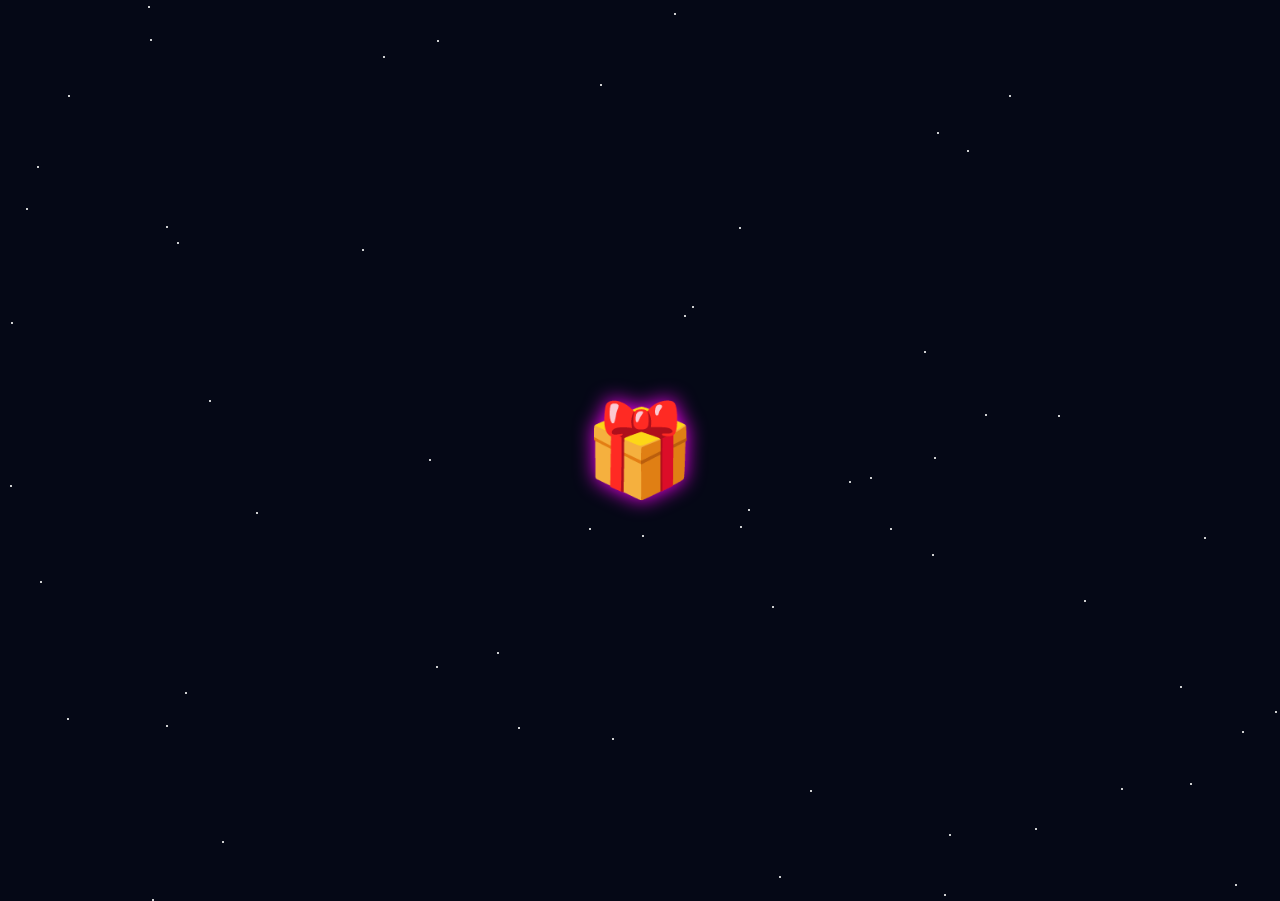
<file: surprise.html>
<!DOCTYPE html>
<html lang="en">

<head>
  <meta charset="UTF-8">
  <title>Birthday Surprise</title>

  <style>
    body {
      margin: 0;
      font-family: Arial, sans-serif;
      /* background: radial-gradient(circle at top, #0b0f2a, #050816); */
      background-color: #050816;
      color: white;
      text-align: center;
      overflow: hidden;
    }

    /* ✨ STARS BACKGROUND */
    .star {
      position: absolute;
      width: 2px;
      height: 2px;
      background: white;
      opacity: 0.8;
      animation: twinkle 2s infinite alternate;
    }

    @keyframes twinkle {
      from {
        opacity: 0.2;
      }

      to {
        opacity: 1;
      }
    }

    /* CENTER BOX */
    .container {
      position: absolute;
      top: 50%;
      left: 50%;
      transform: translate(-50%, -50%);
    }

    /* 🎁 GIFT */
    .gift {
      font-size: 90px;
      cursor: pointer;
      transition: 0.3s;
      text-shadow: 0 0 20px #ff00ff;
    }

    .gift:hover {
      transform: scale(1.2) rotate(10deg);
    }

    /* MESSAGE */
    .message {
      display: none;
      margin-top: 20px;
      animation: fadeIn 1s ease;
    }

    @keyframes fadeIn {
      from {
        opacity: 0;
        transform: translateY(20px);
      }

      to {
        opacity: 1;
        transform: translateY(0);
      }
    }

    .message h1 {
      font-size: 42px;
      color: #ff00ff;
      text-shadow: 0 0 15px #ff00ff;
    }

    .message h2 {
      color: #00d4ff;
    }

    .message p {
      color: #ccc;
      max-width: 400px;
      margin: auto;
    }

    /* 🌸 FLOWERS */
    .flower {
      position: absolute;
      top: -50px;
      font-size: 20px;
      animation: fall linear infinite;
    }

    @keyframes fall {
      to {
        transform: translateY(110vh);
      }
    }
  </style>
</head>

<body>

  <!-- ⭐ STARS -->
  <script>
    for (let i = 0; i < 60; i++) {
      let star = document.createElement("div");
      star.classList.add("star");
      star.style.left = Math.random() * 100 + "vw";
      star.style.top = Math.random() * 100 + "vh";
      document.body.appendChild(star);
    }
  </script>

  <div class="container">
    <!-- 🎁 GIFT -->
    <div class="gift" onclick="openGift()">🎁</div>

    <!-- MESSAGE -->
    <div class="message" id="msg">
      <h1>🎉 Happy Birthday Shivam 🎂</h1>
      <h2>28<sup>th</sup> April</h2>
      <p>
        Wishing you a day filled with happiness and a year filled with success.
        May all your dreams come true and you achieve great heights in life.
        Keep shining and keep growing! 🚀
      </p>
    </div>
  </div>

  <script>
    function openGift() {
      document.getElementById("msg").style.display = "block";

      // 🌸 Flowers
      for (let i = 0; i < 50; i++) {
        let flower = document.createElement("div");
        flower.classList.add("flower");
        flower.innerHTML = "🌸";

        flower.style.left = Math.random() * 100 + "vw";
        flower.style.animationDuration = (Math.random() * 3 + 2) + "s";

        document.body.appendChild(flower);
      }
    }
  </script>

</body>

</html>
</file>
<file: dark-mode.css>
/* Dark Mode - सब pages के लिए */
:root {
    --bg-primary: #ffffff;
    --bg-secondary: #f8f9fa;
    --text-primary: #212529;
    --text-secondary: #6c757d;
    --border-color: #dee2e6;
    --card-bg: #ffffff;
    --navbar-bg: #ffffff;
    --button-primary: #007bff;
    --button-hover: #0056b3;
}

[data-theme="dark"] {
    --bg-primary: #121212;
    --bg-secondary: #1e1e1e;
    --text-primary: #ffffff;
    --text-secondary: #b0b0b0;
    --border-color: #333;
    --card-bg: #1e1e1e;
    --navbar-bg: #1e1e1e;
    --button-primary: #0d6efd;
    --button-hover: #0b5ed7;
}

* {
    transition: all 0.3s ease !important;
}

body {
    background-color: var(--bg-primary) !important;
    color: var(--text-primary) !important;
}

/* सभी common elements */
.container,
.card,
.content,
main,
section,
article {
    background-color: var(--card-bg) !important;
    color: var(--text-primary) !important;
    border-color: var(--border-color) !important;
}

.navbar,
.header,
nav {
    background-color: var(--navbar-bg) !important;
}

.btn-primary,
.button-primary {
    background-color: var(--button-primary) !important;
    border-color: var(--button-primary) !important;
}

.btn-primary:hover,
.button-primary:hover {
    background-color: var(--button-hover) !important;
    border-color: var(--button-hover) !important;
}

.table th,
.table td {
    border-color: var(--border-color) !important;
    color: var(--text-primary) !important;
}

/* Toggle Button */
.theme-toggle {
    position: fixed;
    top: 15px;
    right: 15px;
    z-index: 99999;
    width: 40px;
    height: 40px;
    border-radius: 50%;
    border: none;
    cursor: pointer;
    font-size: 20px;
    box-shadow: 0 4px 15px rgba(0, 0, 0, 0.3);
    transition: all 0.3s ease;
    display: flex;
    align-items: center;
    justify-content: center;
}

.theme-toggle:hover {
    transform: scale(1.1);
}

@media (max-width: 768px) {
    .theme-toggle {
        top: 15px;
        right: 15px;
        width: 50px;
        height: 50px;
        font-size: 18px;
    }
}
</file>
<file: style.css>
* {
    margin: 0;
    padding: 0;
    box-sizing: border-box;
    font-family: 'Segoe UI', Tahoma, Geneva, Verdana, sans-serif;
}

body {
    background-color: #050505;
    /* डार्क बैकग्राउंड */
    color: white;
    overflow-x: hidden;
}
.surprise-btn {
  padding: 8px 18px;
  background: transparent;
  color: white;
  border: 2px solid #ff00ff;
  border-radius: 20px;
  cursor: pointer;
  transition: 0.3s ease;
}

/* HOVER EFFECT */
.surprise-btn:hover {
  transform: scale(1.1);   /* 🔥 zoom */
  background: #ff00ff;
  color: black;
  box-shadow: 0 0 10px #ff00ff,
              0 0 20px #ff00ff;
}


/* Navbar Styling */
.navbar {
    display: flex;
    justify-content: space-between;
    align-items: center;
    padding: 20px 8%;
    background: rgba(10, 10, 10, 0.8);
    backdrop-filter: blur(10px);
    position: fixed;
    width: 100%;
    z-index: 1000;
}

.nav-links {
    display: flex;
    list-style: none;
    gap: 25px;
}

.nav-links a {
    color: #ccc;
    text-decoration: none;
    transition: 0.3s;
}

.nav-links a:hover {
    color: #ff00ff;
    /* पिंक ग्लो */
}

.surprise-btn {
    background: transparent;
    border: 1px solid #ff00ff;
    color: #ff00ff;
    padding: 5px 15px;
    border-radius: 20px;
    cursor: pointer;
    box-shadow: 0 0 10px rgba(255, 0, 255, 0.3);
}

/* Hero Section Styling */
.hero {
    height: 100vh;
    display: flex;
    align-items: center;
    justify-content: space-between;
    padding: 0 10%;
    padding-top: 80px;
    background-image: url(https://img2.wallspic.com/previews/3/8/7/5/3/135783/135783-galaxy-electric_blue-night_sky-violet-blue-x750.jpg);
}

.hero-content h1 {
    font-size: 4rem;
    color: #ff00ff;
    text-shadow: 0 0 20px rgba(255, 0, 255, 0.6);
}

.subtitle {
    font-size: 1.2rem;
    margin: 10px 0;
    color: #00d2ff;
    /* लाइट ब्लू */
}

.social-icons {
    margin: 20px 0;
    font-size: 1.5rem;
}

.social-icons a {
    color: white;
    margin-right: 15px;
    transition: 0.3s;
}

.social-icons a:hover {
    color: #ff00ff;
}

/* Birthday Card (Glassmorphism) */
.countdown-card {
    background: rgba(255, 255, 255, 0.05);
    border: 1px solid rgba(255, 0, 255, 0.3);
    padding: 20px;
    border-radius: 15px;
    width: fit-content;
    margin-top: 30px;
}

.timer {
    display: flex;
    gap: 15px;
    margin-top: 10px;
}

.time-part span {
    display: block;
    font-size: 1.5rem;
    font-weight: bold;
    color: #ff00ff;
}

/* Image Circle Styling */
.image-circle {
    width: 350px;
    height: 350px;
    border-radius: 50%;
    border: 5px solid #ff00ff;
    box-shadow: 0 0 40px rgba(255, 0, 255, 0.5);
    overflow: hidden;
}

.image-circle img {
    width: 100%;
    height: 100%;
    object-fit: cover;
}

div.logo {
    font-size: 20px;
    color: #ff00ff;
    font-style: bold;
    font-family: Impact, Haettenschweiler, 'Arial Narrow Bold', sans-serif;
}

.container {
    max-width: 1100px;
    margin: 0 auto;
    text-align: center;
}

.subtitle {
    color: #a855f7;
    font-weight: bold;
    letter-spacing: 2px;
    font-size: 14px;
    margin-bottom: 10px;
}

.title {
    font-size: 28px;
    margin-bottom: 40px;
    letter-spacing: 1px;
}

.cards-grid {
    display: grid;
    grid-template-columns: repeat(auto-fit, minmax(230px, 1fr));
    gap: 20px;
}

.card {
    background: rgba(255, 255, 255, 0.03);
    border: 1px solid rgba(255, 255, 255, 0.1);
    border-radius: 15px;
    padding: 30px 20px;
    transition: transform 0.3s ease;
}

.card:hover {
    transform: translateY(-5px);
    background: rgba(255, 255, 255, 0.05);
}

.icon {
    font-size: 30px;
    margin-bottom: 15px;
}

/* कलर्स और ग्लो इफेक्ट */
.purple {
    color: #a855f7;
    text-shadow: 0 0 10px #a855f7;
}

.blue {
    color: #3b82f6;
    text-shadow: 0 0 10px #3b82f6;
}

.green {
    color: #22c55e;
    text-shadow: 0 0 10px #22c55e;
}

.pink {
    color: #ec4899;
    text-shadow: 0 0 10px #ec4899;
}

.card h3 {
    font-size: 18px;
    margin-bottom: 15px;
}

.card p {
    color: #9ca3af;
    font-size: 14px;
    line-height: 1.6;
}

.highlight-green {
    color: #22c55e;
    font-weight: bold;
}

/* Footer Styles */
.main-footer {
    background-color: #05070a;
    border-top: 1px solid rgba(255, 255, 255, 0.05);
    padding: 60px 20px 20px 20px;
    margin-top: 50px;
}

.footer-container {
    max-width: 1100px;
    margin: 0 auto;
}

.footer-content {
    display: grid;
    grid-template-columns: repeat(auto-fit, minmax(200px, 1fr));
    gap: 40px;
    margin-bottom: 40px;
    text-align: left;
}

.footer-brand h2 {
    font-size: 24px;
    color: #fff;
    margin-bottom: 15px;
}

.footer-brand p {
    color: #9ca3af;
    font-size: 14px;
    line-height: 1.6;
}

.footer-links h3,
.footer-social h3 {
    font-size: 18px;
    color: #fff;
    margin-bottom: 20px;
}

.footer-links ul {
    list-style: none;
}

.footer-links ul li {
    margin-bottom: 10px;
}

.footer-links ul li a {
    color: #9ca3af;
    text-decoration: none;
    font-size: 14px;
    transition: color 0.3s;
}

.footer-links ul li a:hover {
    color: #a855f7;
    /* Purple color */
}

.social-icons {
    display: flex;
    gap: 15px;
}

.s-icon {
    width: 40px;
    height: 40px;
    border-radius: 50%;
    background: rgba(255, 255, 255, 0.05);
    display: flex;
    align-items: center;
    justify-content: center;
    color: #fff;
    text-decoration: none;
    transition: all 0.3s ease;
    border: 1px solid rgba(255, 255, 255, 0.1);
}

/* Social Hover Effects */
.github:hover {
    background: #333;
    color: #fff;
    box-shadow: 0 0 10px #333;
}

.linkedin:hover {
    background: #0077b5;
    color: #fff;
    box-shadow: 0 0 10px #0077b5;
}

.instagram:hover {
    background: #e1306c;
    color: #fff;
    box-shadow: 0 0 10px #e1306c;
}

.twitter:hover {
    background: #1da1f2;
    color: #fff;
    box-shadow: 0 0 10px #1da1f2;
}

.footer-bottom {
    border-top: 1px solid rgba(255, 255, 255, 0.05);
    padding-top: 20px;
    text-align: center;
    color: #6b7280;
    font-size: 13px;
}

.heart {
    color: #ec4899;
    animation: heartbeat 1.5s infinite;
    display: inline-block;
}

@keyframes heartbeat {
    0% {
        transform: scale(1);
    }

    50% {
        transform: scale(1.2);
    }

    100% {
        transform: scale(1);
    }
}

/* Responsive */
@media (max-width: 600px) {
    .footer-content {
        text-align: center;
    }

    .social-icons {
        justify-content: center;
    }
}
/* darkmode */
/* LIGHT MODE */
body.light-mode {
  background: #ffffff;
  color: black;
}

body.light-mode .navbar {
  background: #f1f1f1;
}

body.light-mode a {
  color: black;
}
/* navbar phone ke liye  */
/* --- मोबाइल के लिए खास कोड (Media Query) --- */
/* पुराना @media वाला हिस्सा हटाकर यह नया पेस्ट करें */
/* 🔥 FIXED - RIGHT CORNER HAMBURGER */
.navbar {
    display: flex;
    justify-content: space-between;
    align-items: center;
    position: relative;
}

.hamburger {
    display: none;
    flex-direction: column;
    cursor: pointer;
    padding: 5px;
    position: absolute;
    right: 20px;
    top: 50%;
    transform: translateY(-50%);
    z-index: 1001;
}

.bar {
    width: 25px;
    height: 3px;
    background: #fff;
    margin: 3px 0;
    transition: 0.3s;
    border-radius: 3px;
}

/* DESKTOP */
@media (min-width: 769px) {
    .hamburger { display: none !important; }
    .nav-links { display: flex !important; }
}

/* MOBILE - RIGHT CORNER ☰ */
@media (max-width: 768px) {
    .hamburger { display: flex !important; }
    
    .nav-links {
        position: fixed;
        top: 70px;
        left: -100%;
        width: 100%;
        height: calc(100vh - 70px);
        background: rgba(0,0,0,0.98);
        flex-direction: column;
        justify-content: flex-start;
        align-items: center;
        padding-top: 3rem;
        transition: left 0.3s ease;
        backdrop-filter: blur(10px);
        z-index: 999;
    }
    
    .nav-links.active {
        left: 0 !important;
    }
    
    /* Smooth slide animation */
    .nav-links li {
        margin: 1.2rem 0;
        opacity: 0;
        transform: translateX(-30px);
        transition: all 0.4s ease;
    }
    
    .nav-links.active li {
        opacity: 1;
        transform: translateX(0);
    }
    
    .nav-links li:nth-child(1) { transition-delay: 0.1s; }
    .nav-links li:nth-child(2) { transition-delay: 0.15s; }
    .nav-links li:nth-child(3) { transition-delay: 0.2s; }
    .nav-links li:nth-child(4) { transition-delay: 0.25s; }
    .nav-links li:nth-child(5) { transition-delay: 0.3s; }
    .nav-links li:nth-child(6) { transition-delay: 0.35s; }
    .nav-links li:nth-child(7) { transition-delay: 0.4s; }
    
    /* X Animation */
    .hamburger.active .bar:nth-child(1) {
        transform: translateY(7px) rotate(45deg);
    }
    .hamburger.active .bar:nth-child(2) {
        opacity: 0;
    }
    .hamburger.active .bar:nth-child(3) {
        transform: translateY(-7px) rotate(-45deg);
    }
    @media(max-width:768px){.hamburger{display:flex!important;position:fixed;top:15px;right:15px;z-index:9999;background:rgba(0,0,0,.95);padding:12px;border-radius:50%}.bar{width:18px;height:2px;background:#fff;margin:2px 0;transition:.3s}.nav-links{position:fixed;top:0;left:-320px;width:300px;height:100vh;background:rgba(0,0,0,.99);padding-top:90px;transition:left .3s;z-index:9998}.nav-links.active{left:0!important}.hamburger.active .bar:nth-child(1){transform:rotate(45deg) translate(4px,4px)}.hamburger.active .bar:nth-child(2){opacity:0}.hamburger.active .bar:nth-child(3){transform:rotate(-45deg) translate(5px,-4px)}}
}
.hamburger{position:fixed;top:20px;right:20px;display:none;flex-direction:column;cursor:pointer;padding:10px;background:rgba(0,0,0,.9);border-radius:50%;z-index:9999}.bar{width:20px;height:2px;background:#fff;margin:3px 0;transition:.3s}@media(max-width:768px){.hamburger{display:flex!important}.nav-links{position:fixed;top:0;left:-300px;width:280px;height:100vh;background:rgba(0,0,0,.98);flex-direction:column;padding:100px 20px 20px;transition:left .4s ease;z-index:9998}.nav-links.active{left:0!important}.hamburger.active .bar:nth-child(1){transform:rotate(45deg) translate(4px,4px)}.hamburger.active .bar:nth-child(2){opacity:0}.hamburger.active .bar:nth-child(3){transform:rotate(-45deg) translate(6px,-5px)}}
</file>
